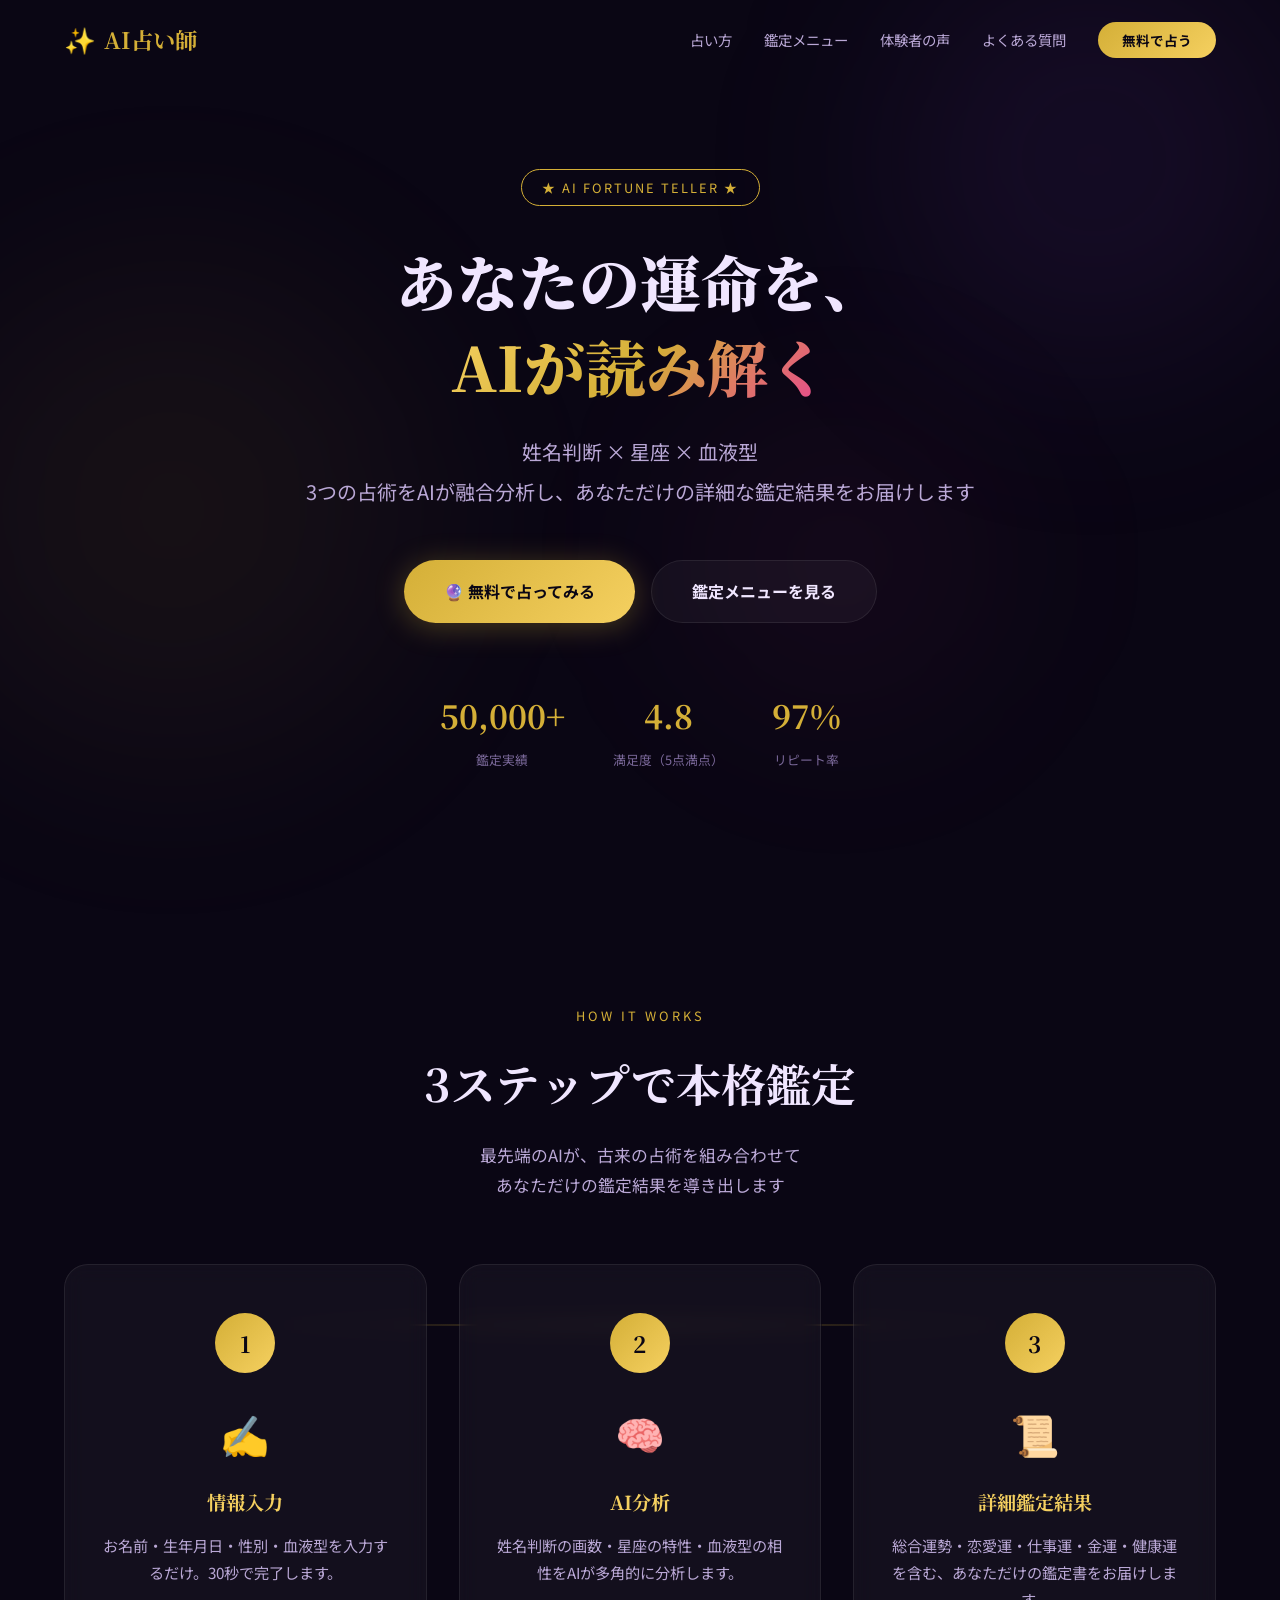
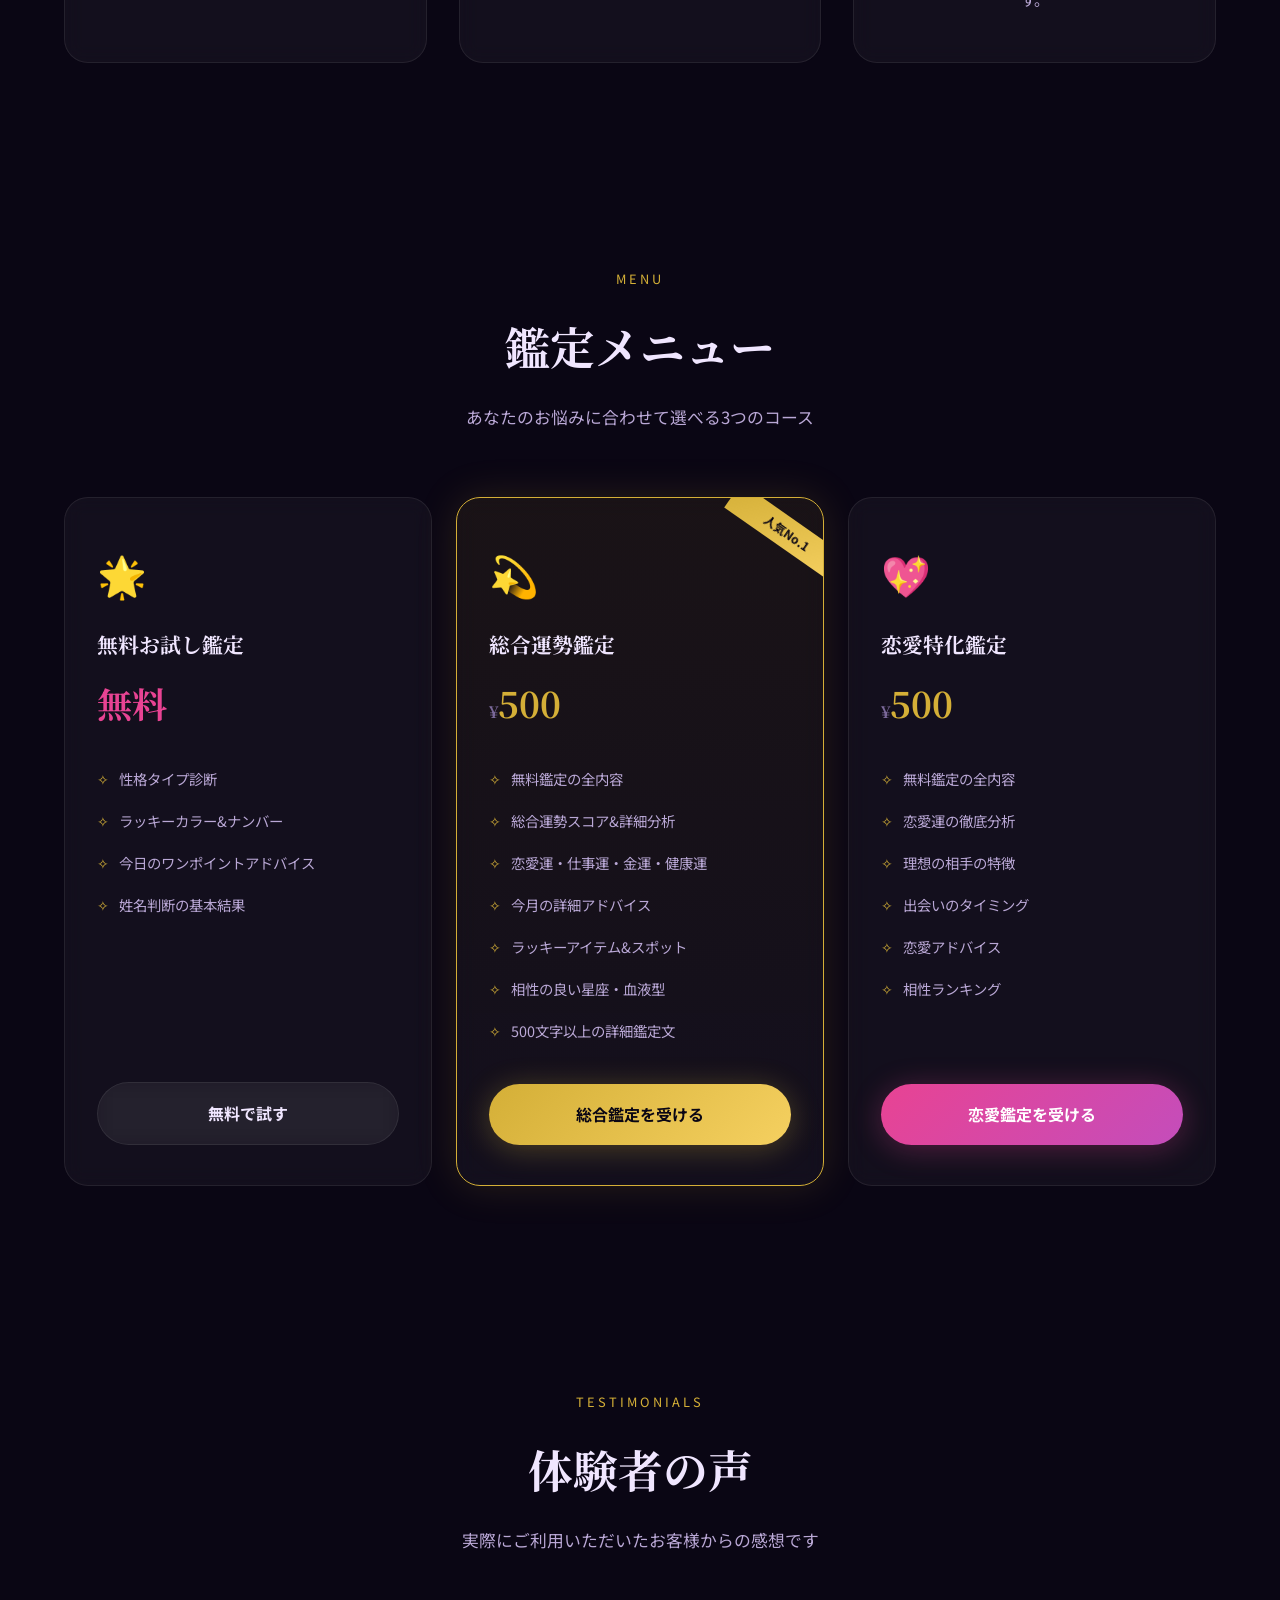
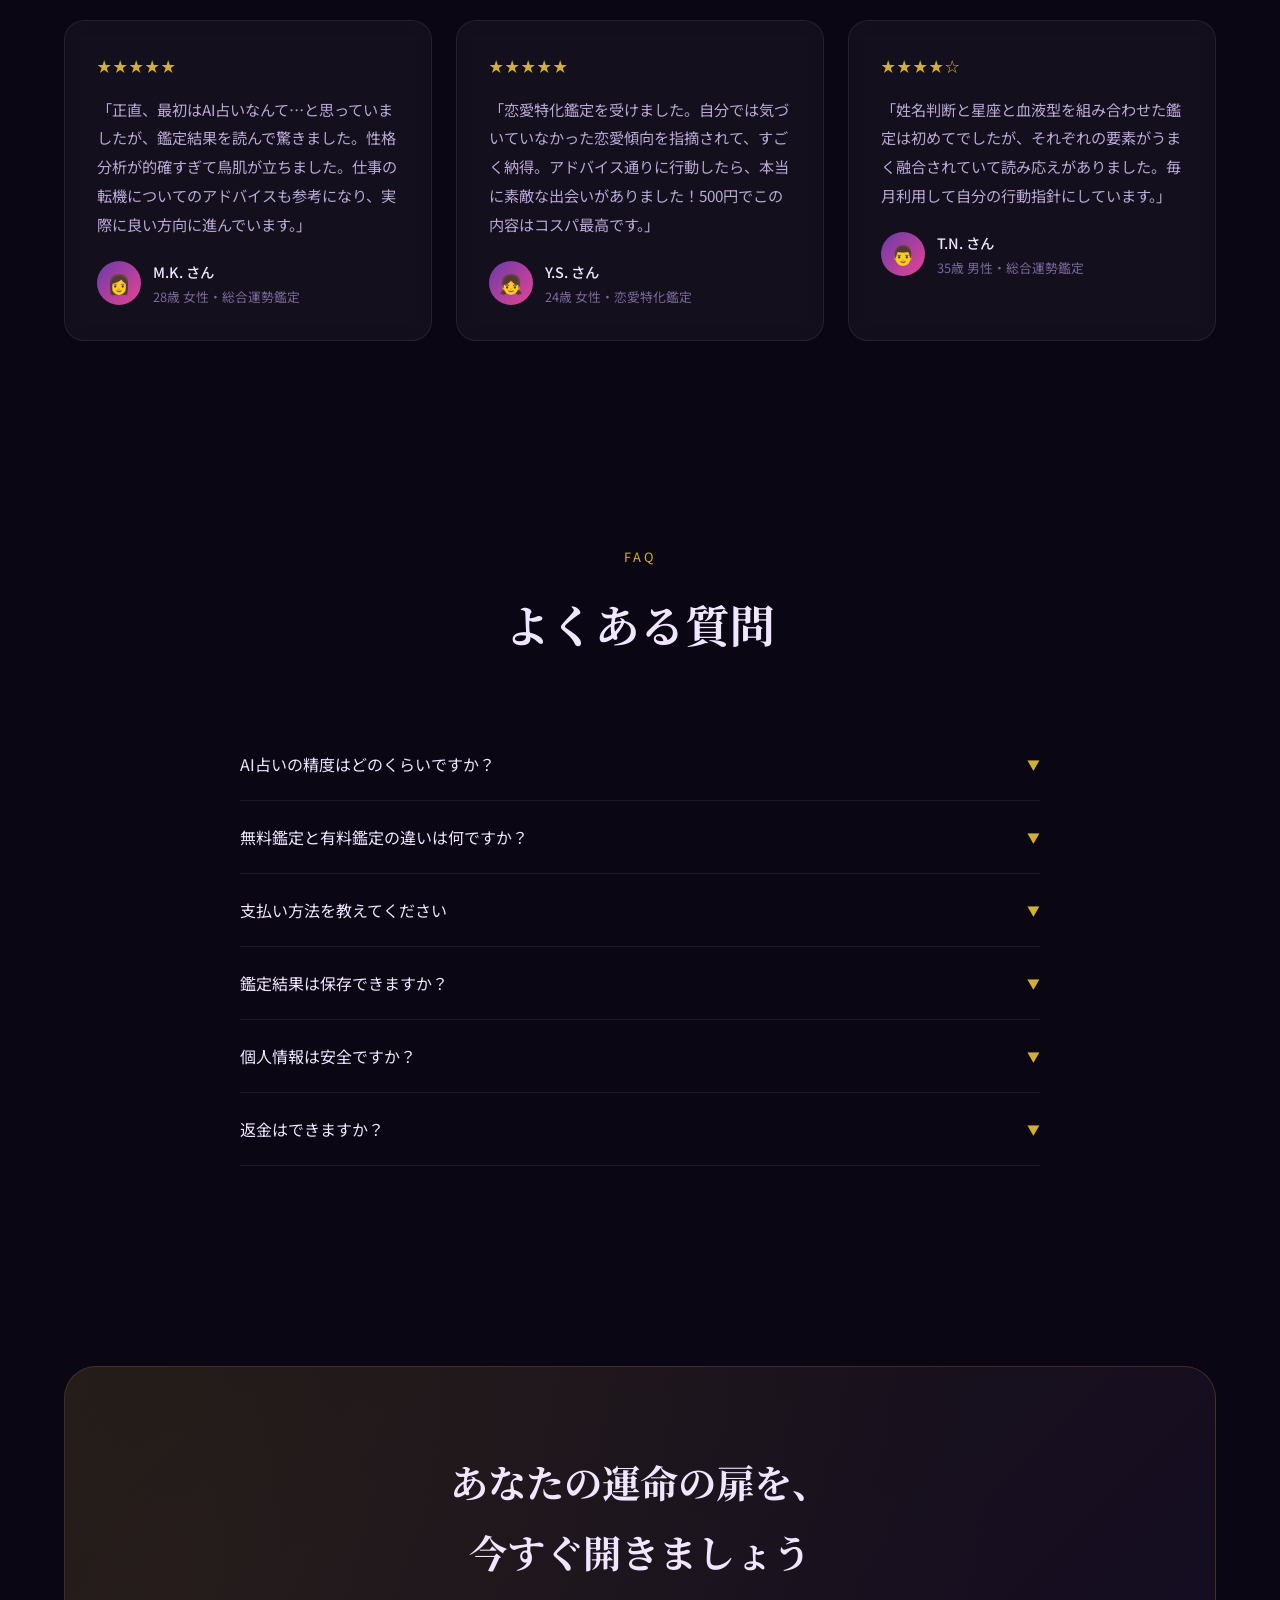
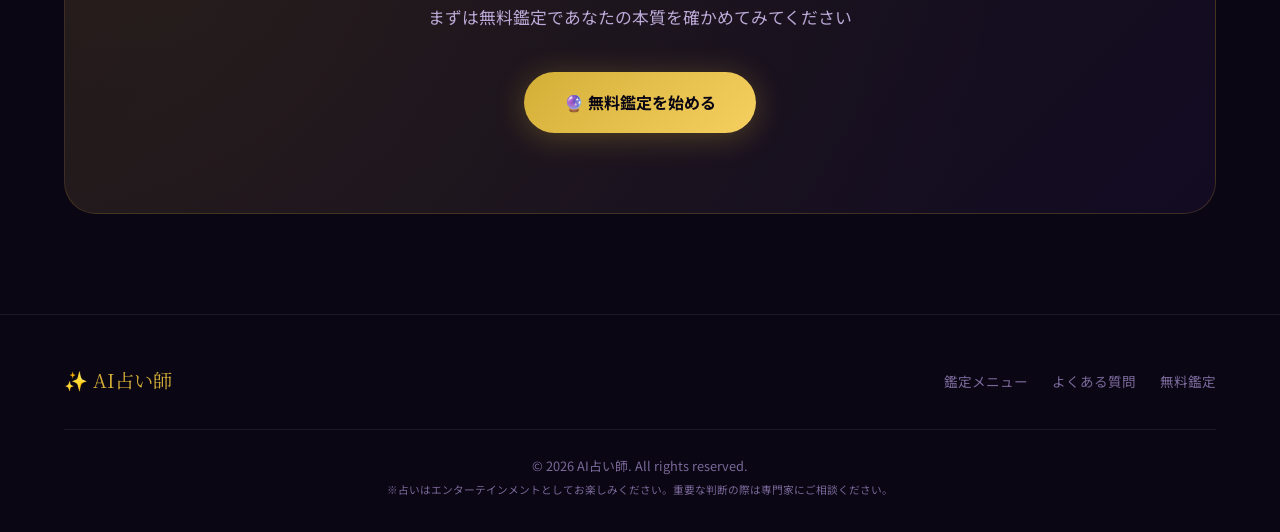
<file: index.html>
<!DOCTYPE html>
<html lang="ja">
<head>
<script async src="https://www.googletagmanager.com/gtag/js?id=G-63VB4HT3T2"></script>
<script>window.dataLayer=window.dataLayer||[];function gtag(){dataLayer.push(arguments)}gtag('js',new Date());gtag('config','G-63VB4HT3T2',{page_area:'ai-uranai'});</script>
  <meta charset="UTF-8">
  <meta name="viewport" content="width=device-width, initial-scale=1.0">
  <title>AI占い師｜姓名判断×星座×血液型の総合鑑定</title>
  <meta name="description" content="AI占い師があなたの姓名判断・星座・血液型を総合分析。無料お試し鑑定から本格的な総合運勢鑑定まで。今日の運勢、相性占い、恋愛運もわかる。">
  <meta name="keywords" content="占い 無料, 姓名判断 無料, 今日の運勢, 相性占い, AI占い, 血液型占い, 星座占い, 恋愛占い, 運勢, タロット">
  <meta property="og:title" content="AI占い師｜姓名判断×星座×血液型の総合鑑定">
  <meta property="og:description" content="AIがあなたの運命を読み解く。姓名判断×星座×血液型の総合鑑定で、恋愛・仕事・金運・健康運を詳しく占います。">
  <meta property="og:type" content="website">
  <meta property="og:url" content="https://richend0913.github.io/ai-uranai/">
  <meta name="twitter:card" content="summary_large_image">
  <link rel="canonical" href="https://richend0913.github.io/ai-uranai/">

  <!-- JSON-LD -->
  <script type="application/ld+json">
  {
    "@context": "https://schema.org",
    "@type": "WebApplication",
    "name": "AI占い師",
    "description": "姓名判断×星座×血液型を組み合わせたAI総合鑑定サービス",
    "url": "https://richend0913.github.io/ai-uranai/",
    "applicationCategory": "Entertainment",
    "operatingSystem": "Web",
    "offers": [
      {
        "@type": "Offer",
        "name": "無料お試し鑑定",
        "price": "0",
        "priceCurrency": "JPY"
      },
      {
        "@type": "Offer",
        "name": "総合運勢鑑定",
        "price": "500",
        "priceCurrency": "JPY"
      },
      {
        "@type": "Offer",
        "name": "恋愛特化鑑定",
        "price": "500",
        "priceCurrency": "JPY"
      }
    ]
  }
  </script>

  <link rel="stylesheet" href="css/style.css">

</head>
<body>

  <!-- Stars Background -->
  <div class="stars-container" id="stars-bg"></div>
  <div class="nebula nebula-1"></div>
  <div class="nebula nebula-2"></div>
  <div class="nebula nebula-3"></div>

  <!-- Navigation -->
  <nav class="nav" id="nav">
    <div class="container">
      <a href="index.html" class="nav-logo">
        <span class="logo-icon">&#x2728;</span>AI占い師
      </a>
      <ul class="nav-links" id="nav-links">
        <li><a href="#how-it-works">占い方</a></li>
        <li><a href="#menu">鑑定メニュー</a></li>
        <li><a href="#testimonials">体験者の声</a></li>
        <li><a href="#faq">よくある質問</a></li>
        <li><a href="reading.html" class="nav-cta">無料で占う</a></li>
      </ul>
      <button class="mobile-menu-btn" id="mobile-menu-btn" aria-label="メニュー">&#9776;</button>
    </div>
  </nav>

  <!-- Hero Section -->
  <section class="hero">
    <div class="hero-content">
      <div class="hero-badge">&#9733; AI FORTUNE TELLER &#9733;</div>
      <h1>
        あなたの運命を、<br>
        <span class="gradient-text">AIが読み解く</span>
      </h1>
      <p class="hero-subtitle">
        姓名判断 × 星座 × 血液型<br>
        3つの占術をAIが融合分析し、あなただけの詳細な鑑定結果をお届けします
      </p>
      <div class="hero-buttons">
        <a href="reading.html" class="btn btn-primary pulse">
          &#128302; 無料で占ってみる
        </a>
        <a href="#menu" class="btn btn-secondary">
          鑑定メニューを見る
        </a>
      </div>
      <div class="hero-stats">
        <div class="hero-stat">
          <div class="hero-stat-number">50,000+</div>
          <div class="hero-stat-label">鑑定実績</div>
        </div>
        <div class="hero-stat">
          <div class="hero-stat-number">4.8</div>
          <div class="hero-stat-label">満足度（5点満点）</div>
        </div>
        <div class="hero-stat">
          <div class="hero-stat-number">97%</div>
          <div class="hero-stat-label">リピート率</div>
        </div>
      </div>
    </div>
  </section>

  <!-- How It Works -->
  <section id="how-it-works">
    <div class="container">
      <div class="section-header reveal">
        <div class="section-label">HOW IT WORKS</div>
        <h2 class="section-title">3ステップで本格鑑定</h2>
        <p class="section-subtitle">最先端のAIが、古来の占術を組み合わせて<br>あなただけの鑑定結果を導き出します</p>
      </div>
      <div class="steps-grid">
        <div class="step-card reveal">
          <div class="step-number">1</div>
          <div class="step-icon">&#9997;&#65039;</div>
          <h3>情報入力</h3>
          <p>お名前・生年月日・性別・血液型を入力するだけ。30秒で完了します。</p>
        </div>
        <div class="step-card reveal">
          <div class="step-number">2</div>
          <div class="step-icon">&#129504;</div>
          <h3>AI分析</h3>
          <p>姓名判断の画数・星座の特性・血液型の相性をAIが多角的に分析します。</p>
        </div>
        <div class="step-card reveal">
          <div class="step-number">3</div>
          <div class="step-icon">&#128220;</div>
          <h3>詳細鑑定結果</h3>
          <p>総合運勢・恋愛運・仕事運・金運・健康運を含む、あなただけの鑑定書をお届けします。</p>
        </div>
      </div>
    </div>
  </section>

  <!-- Menu / Pricing -->
  <section id="menu">
    <div class="container">
      <div class="section-header reveal">
        <div class="section-label">MENU</div>
        <h2 class="section-title">鑑定メニュー</h2>
        <p class="section-subtitle">あなたのお悩みに合わせて選べる3つのコース</p>
      </div>
      <div class="pricing-grid">
        <!-- Free -->
        <div class="pricing-card reveal">
          <div class="pricing-icon">&#127775;</div>
          <h3>無料お試し鑑定</h3>
          <div class="pricing-price"><span class="free">無料</span></div>
          <ul class="pricing-features">
            <li>性格タイプ診断</li>
            <li>ラッキーカラー&ナンバー</li>
            <li>今日のワンポイントアドバイス</li>
            <li>姓名判断の基本結果</li>
          </ul>
          <a href="reading.html" class="btn btn-secondary">無料で試す</a>
        </div>
        <!-- Featured -->
        <div class="pricing-card featured reveal">
          <div class="pricing-icon">&#128171;</div>
          <h3>総合運勢鑑定</h3>
          <div class="pricing-price"><span class="yen">&#165;</span>500</div>
          <ul class="pricing-features">
            <li>無料鑑定の全内容</li>
            <li>総合運勢スコア&詳細分析</li>
            <li>恋愛運・仕事運・金運・健康運</li>
            <li>今月の詳細アドバイス</li>
            <li>ラッキーアイテム&スポット</li>
            <li>相性の良い星座・血液型</li>
            <li>500文字以上の詳細鑑定文</li>
          </ul>
          <a href="reading.html?plan=full" class="btn btn-primary">総合鑑定を受ける</a>
        </div>
        <!-- Love -->
        <div class="pricing-card reveal">
          <div class="pricing-icon">&#128150;</div>
          <h3>恋愛特化鑑定</h3>
          <div class="pricing-price"><span class="yen">&#165;</span>500</div>
          <ul class="pricing-features">
            <li>無料鑑定の全内容</li>
            <li>恋愛運の徹底分析</li>
            <li>理想の相手の特徴</li>
            <li>出会いのタイミング</li>
            <li>恋愛アドバイス</li>
            <li>相性ランキング</li>
          </ul>
          <a href="reading.html?plan=love" class="btn btn-pink">恋愛鑑定を受ける</a>
        </div>
      </div>
    </div>
  </section>

  <!-- Testimonials -->
  <section id="testimonials">
    <div class="container">
      <div class="section-header reveal">
        <div class="section-label">TESTIMONIALS</div>
        <h2 class="section-title">体験者の声</h2>
        <p class="section-subtitle">実際にご利用いただいたお客様からの感想です</p>
      </div>
      <div class="testimonials-grid">
        <div class="testimonial-card reveal">
          <div class="testimonial-stars">&#9733;&#9733;&#9733;&#9733;&#9733;</div>
          <p class="testimonial-text">
            「正直、最初はAI占いなんて…と思っていましたが、鑑定結果を読んで驚きました。性格分析が的確すぎて鳥肌が立ちました。仕事の転機についてのアドバイスも参考になり、実際に良い方向に進んでいます。」
          </p>
          <div class="testimonial-author">
            <div class="testimonial-avatar">&#128105;</div>
            <div>
              <div class="testimonial-name">M.K. さん</div>
              <div class="testimonial-meta">28歳 女性・総合運勢鑑定</div>
            </div>
          </div>
        </div>
        <div class="testimonial-card reveal">
          <div class="testimonial-stars">&#9733;&#9733;&#9733;&#9733;&#9733;</div>
          <p class="testimonial-text">
            「恋愛特化鑑定を受けました。自分では気づいていなかった恋愛傾向を指摘されて、すごく納得。アドバイス通りに行動したら、本当に素敵な出会いがありました！500円でこの内容はコスパ最高です。」
          </p>
          <div class="testimonial-author">
            <div class="testimonial-avatar">&#128103;</div>
            <div>
              <div class="testimonial-name">Y.S. さん</div>
              <div class="testimonial-meta">24歳 女性・恋愛特化鑑定</div>
            </div>
          </div>
        </div>
        <div class="testimonial-card reveal">
          <div class="testimonial-stars">&#9733;&#9733;&#9733;&#9733;&#9734;</div>
          <p class="testimonial-text">
            「姓名判断と星座と血液型を組み合わせた鑑定は初めてでしたが、それぞれの要素がうまく融合されていて読み応えがありました。毎月利用して自分の行動指針にしています。」
          </p>
          <div class="testimonial-author">
            <div class="testimonial-avatar">&#128104;</div>
            <div>
              <div class="testimonial-name">T.N. さん</div>
              <div class="testimonial-meta">35歳 男性・総合運勢鑑定</div>
            </div>
          </div>
        </div>
      </div>
    </div>
  </section>

  <!-- FAQ -->
  <section id="faq">
    <div class="container">
      <div class="section-header reveal">
        <div class="section-label">FAQ</div>
        <h2 class="section-title">よくある質問</h2>
      </div>
      <div class="faq-list reveal">
        <div class="faq-item">
          <button class="faq-question">
            AI占いの精度はどのくらいですか？
            <span class="arrow">&#9660;</span>
          </button>
          <div class="faq-answer">
            <p>当サービスでは、姓名判断の画数理論、西洋占星術の星座特性、血液型心理学の3つの占術をAIアルゴリズムで統合分析しています。50,000件以上の鑑定実績があり、満足度は4.8/5.0と高い評価をいただいています。</p>
          </div>
        </div>
        <div class="faq-item">
          <button class="faq-question">
            無料鑑定と有料鑑定の違いは何ですか？
            <span class="arrow">&#9660;</span>
          </button>
          <div class="faq-answer">
            <p>無料お試し鑑定では、基本的な性格診断とラッキーカラー・ナンバーをご覧いただけます。有料の総合運勢鑑定では、恋愛運・仕事運・金運・健康運の詳細分析、今月のアドバイス、相性診断など、500文字以上の充実した内容をお届けします。</p>
          </div>
        </div>
        <div class="faq-item">
          <button class="faq-question">
            支払い方法を教えてください
            <span class="arrow">&#9660;</span>
          </button>
          <div class="faq-answer">
            <p>お支払いはStripeを通じたクレジットカード決済（Visa, Mastercard, JCB, AMEX）に対応しています。決済情報は暗号化され安全に処理されます。</p>
          </div>
        </div>
        <div class="faq-item">
          <button class="faq-question">
            鑑定結果は保存できますか？
            <span class="arrow">&#9660;</span>
          </button>
          <div class="faq-answer">
            <p>はい。鑑定結果はブラウザ上でいつでも再表示が可能です。また、ページを印刷したりスクリーンショットを撮って保存することもできます。同じ情報を入力すれば、同じ鑑定結果が得られます。</p>
          </div>
        </div>
        <div class="faq-item">
          <button class="faq-question">
            個人情報は安全ですか？
            <span class="arrow">&#9660;</span>
          </button>
          <div class="faq-answer">
            <p>入力いただいた情報（お名前・生年月日等）はサーバーに保存されません。すべての鑑定処理はお客様のブラウザ上で完結するため、個人情報の漏洩リスクはありません。安心してご利用ください。</p>
          </div>
        </div>
        <div class="faq-item">
          <button class="faq-question">
            返金はできますか？
            <span class="arrow">&#9660;</span>
          </button>
          <div class="faq-answer">
            <p>デジタルコンテンツの性質上、鑑定結果表示後の返金には対応しておりません。まずは無料お試し鑑定をご利用いただき、サービスの品質をお確かめの上、有料鑑定をご検討ください。</p>
          </div>
        </div>
      </div>
    </div>
  </section>

  <!-- CTA -->
  <section class="cta-section">
    <div class="container">
      <div class="cta-box reveal">
        <h2>あなたの運命の扉を、<br>今すぐ開きましょう</h2>
        <p>まずは無料鑑定であなたの本質を確かめてみてください</p>
        <a href="reading.html" class="btn btn-primary pulse">
          &#128302; 無料鑑定を始める
        </a>
      </div>
    </div>
  </section>


  <!-- Footer -->
  <footer class="footer">
    <div class="container">
      <div class="footer-content">
        <div class="footer-logo">&#x2728; AI占い師</div>
        <ul class="footer-links">
          <li><a href="#menu">鑑定メニュー</a></li>
          <li><a href="#faq">よくある質問</a></li>
          <li><a href="reading.html">無料鑑定</a></li>
        </ul>
      </div>
      <p class="footer-copy">
        &copy; 2026 AI占い師. All rights reserved.<br>
        <small>※占いはエンターテインメントとしてお楽しみください。重要な判断の際は専門家にご相談ください。</small>
      </p>
    </div>
  </footer>

  <script>
    // Generate stars
    const starsContainer = document.getElementById('stars-bg');
    for (let i = 0; i < 120; i++) {
      const star = document.createElement('div');
      star.className = 'star' + (Math.random() > 0.85 ? ' large' : '');
      star.style.left = Math.random() * 100 + '%';
      star.style.top = Math.random() * 100 + '%';
      star.style.setProperty('--duration', (2 + Math.random() * 4) + 's');
      star.style.setProperty('--delay', (Math.random() * 5) + 's');
      starsContainer.appendChild(star);
    }
    // Shooting stars
    for (let i = 0; i < 3; i++) {
      const ss = document.createElement('div');
      ss.className = 'shooting-star';
      ss.style.top = (Math.random() * 40) + '%';
      ss.style.left = (Math.random() * 50) + '%';
      starsContainer.appendChild(ss);
    }
    // Sparkles
    for (let i = 0; i < 20; i++) {
      const sp = document.createElement('div');
      sp.className = 'sparkle';
      sp.style.left = Math.random() * 100 + '%';
      sp.style.top = Math.random() * 100 + '%';
      sp.style.setProperty('--float-duration', (6 + Math.random() * 8) + 's');
      sp.style.setProperty('--float-delay', (Math.random() * 10) + 's');
      starsContainer.appendChild(sp);
    }

    // Navbar scroll effect
    window.addEventListener('scroll', () => {
      document.getElementById('nav').classList.toggle('scrolled', window.scrollY > 50);
    });

    // Mobile menu
    document.getElementById('mobile-menu-btn').addEventListener('click', () => {
      document.getElementById('nav-links').classList.toggle('mobile-open');
    });

    // Reveal on scroll
    const observer = new IntersectionObserver((entries) => {
      entries.forEach(e => { if (e.isIntersecting) e.target.classList.add('visible'); });
    }, { threshold: 0.1, rootMargin: '0px 0px -50px 0px' });
    document.querySelectorAll('.reveal').forEach(el => observer.observe(el));

    // FAQ toggle
    document.querySelectorAll('.faq-question').forEach(btn => {
      btn.addEventListener('click', () => {
        const item = btn.parentElement;
        document.querySelectorAll('.faq-item').forEach(i => { if (i !== item) i.classList.remove('open'); });
        item.classList.toggle('open');
      });
    });
  </script>
</body>
</html>
</file>
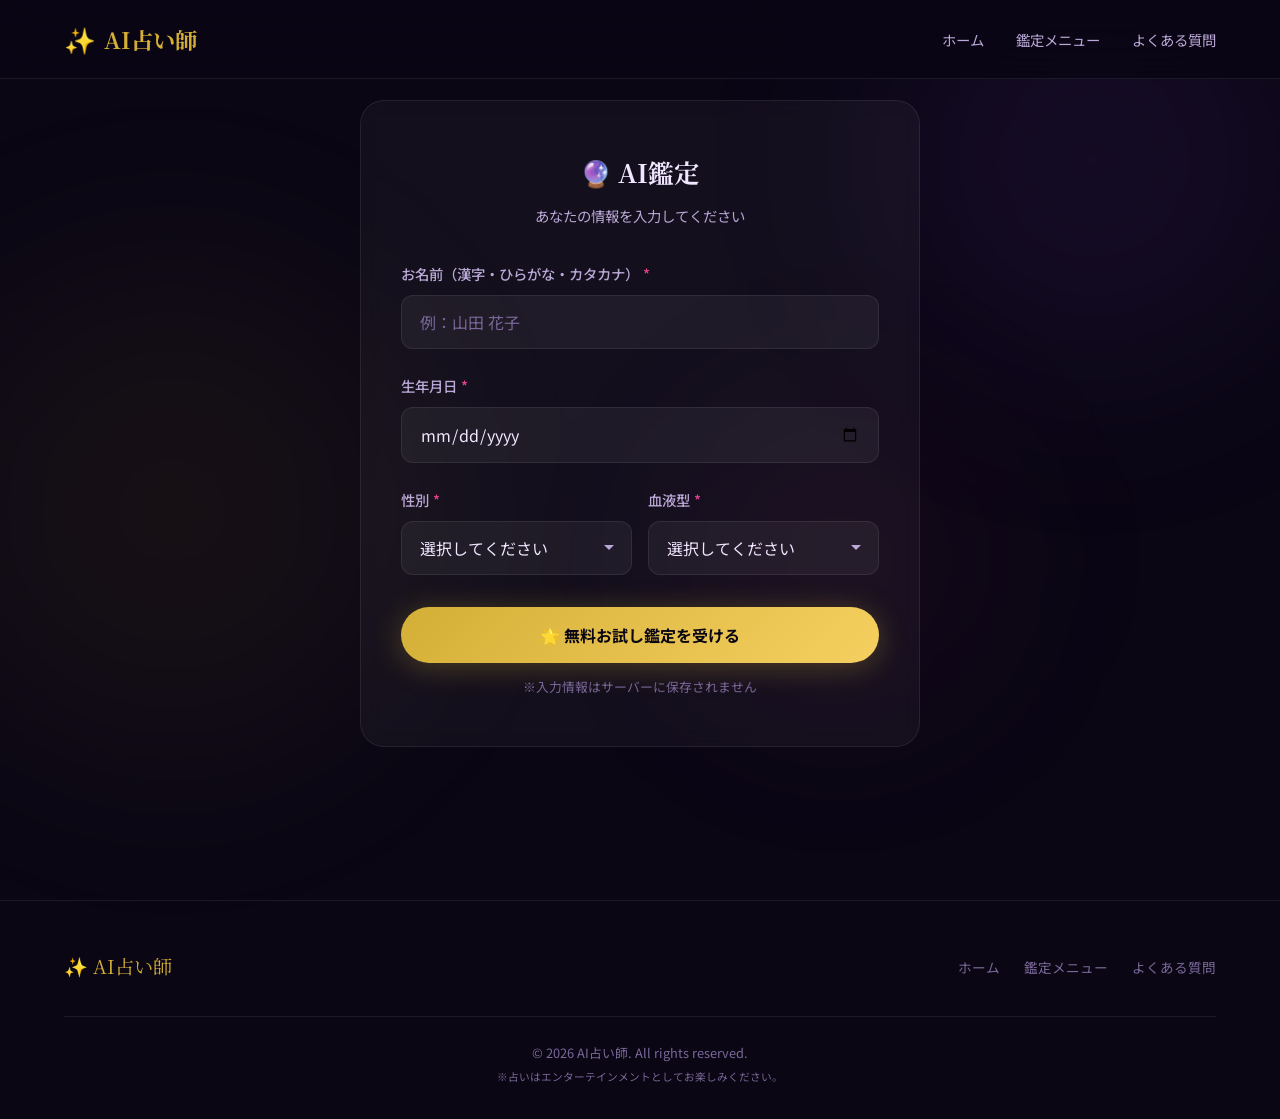
<file: reading.html>
<!DOCTYPE html>
<html lang="ja">
<head>
<script async src="https://www.googletagmanager.com/gtag/js?id=G-63VB4HT3T2"></script>
<script>window.dataLayer=window.dataLayer||[];function gtag(){dataLayer.push(arguments)}gtag('js',new Date());gtag('config','G-63VB4HT3T2',{page_area:'ai-uranai'});</script>
  <meta charset="UTF-8">
  <meta name="viewport" content="width=device-width, initial-scale=1.0">
  <title>AI鑑定｜AI占い師 - 姓名判断×星座×血液型</title>
  <meta name="description" content="お名前と生年月日を入力するだけ。AIが姓名判断・星座・血液型を総合分析し、あなただけの鑑定結果をお届けします。無料お試し鑑定あり。">
  <meta name="keywords" content="占い 無料, 姓名判断 無料, 今日の運勢, 相性占い, AI占い, 血液型占い, 星座占い">
  <link rel="canonical" href="https://richend0913.github.io/ai-uranai/reading.html">
  <link rel="stylesheet" href="css/style.css">

</head>
<body>

  <!-- Stars Background -->
  <div class="stars-container" id="stars-bg"></div>
  <div class="nebula nebula-1"></div>
  <div class="nebula nebula-2"></div>
  <div class="nebula nebula-3"></div>

  <!-- Navigation -->
  <nav class="nav scrolled">
    <div class="container">
      <a href="index.html" class="nav-logo">
        <span class="logo-icon">&#x2728;</span>AI占い師
      </a>
      <ul class="nav-links" id="nav-links">
        <li><a href="index.html">ホーム</a></li>
        <li><a href="index.html#menu">鑑定メニュー</a></li>
        <li><a href="index.html#faq">よくある質問</a></li>
      </ul>
      <button class="mobile-menu-btn" id="mobile-menu-btn" aria-label="メニュー">&#9776;</button>
    </div>
  </nav>

  <!-- Reading Page -->
  <div class="reading-page">
    <div class="container">

      <!-- Input Form -->
      <div class="form-container" id="fortune-form-container">
        <h2>&#128302; AI鑑定</h2>
        <p class="form-subtitle">あなたの情報を入力してください</p>

        <form id="fortune-form">
          <div class="form-group">
            <label>お名前（漢字・ひらがな・カタカナ）<span class="required">*</span></label>
            <input type="text" class="form-control" id="input-name" placeholder="例：山田 花子" required>
          </div>

          <div class="form-group">
            <label>生年月日<span class="required">*</span></label>
            <input type="date" class="form-control" id="input-birthday" required>
          </div>

          <div class="form-row">
            <div class="form-group">
              <label>性別<span class="required">*</span></label>
              <select class="form-control" id="input-gender" required>
                <option value="">選択してください</option>
                <option value="male">男性</option>
                <option value="female">女性</option>
                <option value="other">その他</option>
              </select>
            </div>
            <div class="form-group">
              <label>血液型<span class="required">*</span></label>
              <select class="form-control" id="input-blood" required>
                <option value="">選択してください</option>
                <option value="A">A型</option>
                <option value="B">B型</option>
                <option value="O">O型</option>
                <option value="AB">AB型</option>
              </select>
            </div>
          </div>

          <button type="submit" class="btn btn-primary" style="width:100%; justify-content:center; margin-top:8px;">
            &#127775; 無料お試し鑑定を受ける
          </button>
          <p style="text-align:center; color:var(--text-muted); font-size:0.8rem; margin-top:12px;">
            ※入力情報はサーバーに保存されません
          </p>
        </form>
      </div>

      <!-- Loading Spinner -->
      <div class="spinner" id="loading-spinner"></div>

      <!-- Basic Result (Free) -->
      <div class="results-section" id="basic-result">
        <div class="result-card">
          <div class="result-header">
            <div class="result-zodiac" id="res-zodiac-icon"></div>
            <h2 id="res-title"></h2>
            <p class="user-info" id="res-user-info"></p>
          </div>

          <div class="result-block">
            <h3>&#128171; 姓名判断</h3>
            <p id="res-name-fortune"></p>
          </div>

          <div class="result-block">
            <h3>&#127775; 性格診断</h3>
            <p id="res-personality"></p>
          </div>

          <div class="result-block">
            <h3>&#129504; 血液型の特徴</h3>
            <p id="res-blood-traits"></p>
          </div>

          <div class="result-block">
            <h3>&#127808; 今日のアドバイス</h3>
            <p id="res-today-advice"></p>
          </div>

          <div class="lucky-items">
            <div class="lucky-item">
              <div class="lucky-label">ラッキーナンバー</div>
              <div class="lucky-value" id="res-lucky-number"></div>
            </div>
            <div class="lucky-item">
              <div class="lucky-label">ラッキーカラー</div>
              <div class="lucky-value" id="res-lucky-color"></div>
            </div>
            <div class="lucky-item">
              <div class="lucky-label">星座</div>
              <div class="lucky-value" id="res-zodiac-name"></div>
            </div>
            <div class="lucky-item">
              <div class="lucky-label">運勢</div>
              <div class="lucky-value" id="res-luck-level"></div>
            </div>
          </div>
        </div>

        <div class="ornament">&#10045; &#10045; &#10045;</div>

        <!-- A8 affiliate CTA (shindan aff-card pattern). Links are the shared sister-site
             a8mat素材 （ココナラ占い／電話占いウィル）. When the owner issues ai-uranai
             site-specific links in the A8 admin, replace the two hrefs below. -->
        <div class="aff">
          <div class="aff-head">&#128302; AI鑑定の先は、プロの占い師に直接相談</div>
          <div class="aff-sub">あなたの鑑定結果をもとに、いまの悩みや人生の転機を占い師がさらに深く読み解きます。</div>
          <a class="aff-card" href="https://px.a8.net/svt/ejp?a8mat=4B1O1N+1JDFWA+2PEO+C510X" target="_blank" rel="nofollow sponsored noopener">
            <span class="aff-ic">&#127793;</span>
            <span class="aff-body"><b>ココナラ占い</b><small>500円から気軽に相談できる占いマーケット</small></span>
            <span class="aff-badge">初回割引</span>
          </a>
          <div class="aff-note">※広告（PR）／ 鑑定は各サービスの提供です</div>
        </div>

        <!-- Premium Blurred Section -->
        <div class="premium-section" id="premium-section">
          <div class="premium-overlay" id="premium-overlay">
            <h3>&#128274; 詳細鑑定結果</h3>
            <div class="price-tag">&#165;500</div>
            <p>総合運勢・恋愛運・仕事運・金運・健康運の詳細分析、<br>ラッキーアイテム、相性診断など、充実の鑑定内容をお届けします</p>
            <p class="price-note">※クレジットカード決済（Stripe）</p>
            <button class="btn btn-primary" id="btn-unlock" onclick="unlockPremium()">
              &#128275; 詳細鑑定を見る（&#165;500）
            </button>
            <button class="btn btn-secondary mt-2" onclick="unlockPremium()" style="font-size:0.85rem;">
              &#127873; デモ：無料で全文を見る
            </button>
          </div>

          <div class="premium-content" id="premium-content">
            <div class="result-card">
              <div class="result-header">
                <h2>&#128220; 詳細鑑定結果</h2>
                <p class="user-info" id="res-premium-title"></p>
              </div>

              <!-- Personality Deep Dive -->
              <div class="result-block">
                <h3>&#128142; あなたの本質</h3>
                <div class="reading-text" id="res-ext-personality"></div>
              </div>

              <!-- General Fortune -->
              <div class="result-block">
                <h3>&#127776; 総合運勢</h3>
                <div class="score-meter">
                  <div class="score-bar"><div class="score-fill" id="score-general" style="width:0%"></div></div>
                  <div class="score-value" id="score-general-val"></div>
                </div>
                <div class="reading-text" id="res-general"></div>
              </div>

              <!-- Love Fortune -->
              <div class="result-block">
                <h3>&#128150; 恋愛運</h3>
                <div class="score-meter">
                  <div class="score-bar"><div class="score-fill" id="score-love" style="width:0%"></div></div>
                  <div class="score-value" id="score-love-val"></div>
                </div>
                <div class="reading-text" id="res-love"></div>
              </div>

              <!-- Work Fortune -->
              <div class="result-block">
                <h3>&#128188; 仕事運</h3>
                <div class="score-meter">
                  <div class="score-bar"><div class="score-fill" id="score-work" style="width:0%"></div></div>
                  <div class="score-value" id="score-work-val"></div>
                </div>
                <div class="reading-text" id="res-work"></div>
              </div>

              <!-- Money Fortune -->
              <div class="result-block">
                <h3>&#128176; 金運</h3>
                <div class="score-meter">
                  <div class="score-bar"><div class="score-fill" id="score-money" style="width:0%"></div></div>
                  <div class="score-value" id="score-money-val"></div>
                </div>
                <div class="reading-text" id="res-money"></div>
              </div>

              <!-- Health Fortune -->
              <div class="result-block">
                <h3>&#127808; 健康運</h3>
                <div class="score-meter">
                  <div class="score-bar"><div class="score-fill" id="score-health" style="width:0%"></div></div>
                  <div class="score-value" id="score-health-val"></div>
                </div>
                <div class="reading-text" id="res-health"></div>
              </div>

              <!-- Monthly Advice -->
              <div class="result-block">
                <h3>&#128338; 今月のアドバイス</h3>
                <div class="reading-text" id="res-monthly-advice"></div>
              </div>

              <!-- Lucky Items -->
              <div class="result-block">
                <h3>&#127808; ラッキーアイテム</h3>
                <div class="lucky-items" id="res-lucky-items-detail"></div>
              </div>

              <!-- Compatibility -->
              <div class="result-block">
                <h3>&#128149; 相性の良い星座・血液型</h3>
                <div class="reading-text" id="res-compatibility"></div>
              </div>

              <div class="ornament">&#10045; &#10045; &#10045;</div>

              <div style="text-align:center; margin-top:32px;">
                <p style="color:var(--text-muted); font-size:0.85rem; margin-bottom:16px;">鑑定結果はいかがでしたか？</p>
                <a href="reading.html" class="btn btn-secondary">もう一度占う</a>
              </div>
            </div>
          </div>
        </div>

      </div>

    </div>
  </div>

  <!-- Footer -->
  <footer class="footer">
    <div class="container">
      <div class="footer-content">
        <div class="footer-logo">&#x2728; AI占い師</div>
        <ul class="footer-links">
          <li><a href="index.html">ホーム</a></li>
          <li><a href="index.html#menu">鑑定メニュー</a></li>
          <li><a href="index.html#faq">よくある質問</a></li>
        </ul>
      </div>
      <p class="footer-copy">
        &copy; 2026 AI占い師. All rights reserved.<br>
        <small>※占いはエンターテインメントとしてお楽しみください。</small>
      </p>
    </div>
  </footer>

  <script src="js/fortune.js"></script>
  <script>
    // Generate stars
    const starsContainer = document.getElementById('stars-bg');
    for (let i = 0; i < 80; i++) {
      const star = document.createElement('div');
      star.className = 'star' + (Math.random() > 0.85 ? ' large' : '');
      star.style.left = Math.random() * 100 + '%';
      star.style.top = Math.random() * 100 + '%';
      star.style.setProperty('--duration', (2 + Math.random() * 4) + 's');
      star.style.setProperty('--delay', (Math.random() * 5) + 's');
      starsContainer.appendChild(star);
    }
    for (let i = 0; i < 15; i++) {
      const sp = document.createElement('div');
      sp.className = 'sparkle';
      sp.style.left = Math.random() * 100 + '%';
      sp.style.top = Math.random() * 100 + '%';
      sp.style.setProperty('--float-duration', (6 + Math.random() * 8) + 's');
      sp.style.setProperty('--float-delay', (Math.random() * 10) + 's');
      starsContainer.appendChild(sp);
    }

    // Mobile menu
    document.getElementById('mobile-menu-btn').addEventListener('click', () => {
      document.getElementById('nav-links').classList.toggle('mobile-open');
    });

    // Store reading data globally
    let currentBasicReading = null;
    let currentDetailedReading = null;

    // Form submission
    document.getElementById('fortune-form').addEventListener('submit', function(e) {
      e.preventDefault();

      const name = document.getElementById('input-name').value.trim().replace(/\s/g, '');
      const birthday = document.getElementById('input-birthday').value;
      const gender = document.getElementById('input-gender').value;
      const blood = document.getElementById('input-blood').value;

      if (!name || !birthday || !gender || !blood) {
        alert('すべての項目を入力してください');
        return;
      }

      const [year, month, day] = birthday.split('-').map(Number);

      // Show loading
      const spinner = document.getElementById('loading-spinner');
      spinner.classList.add('active');
      document.getElementById('fortune-form-container').style.opacity = '0.5';
      document.getElementById('fortune-form-container').style.pointerEvents = 'none';

      // Simulate AI processing delay
      setTimeout(() => {
        spinner.classList.remove('active');

        // Generate readings
        currentBasicReading = FortuneEngine.generateBasicReading(name, year, month, day, gender, blood);
        currentDetailedReading = FortuneEngine.generateDetailedReading(name, year, month, day, gender, blood);

        // Populate basic results
        displayBasicResult(currentBasicReading);

        // Pre-populate premium results (blurred)
        displayDetailedResult(currentDetailedReading, currentBasicReading);

        // Show results
        document.getElementById('basic-result').classList.add('active');
        document.getElementById('fortune-form-container').style.display = 'none';

        // Scroll to results
        document.getElementById('basic-result').scrollIntoView({ behavior: 'smooth', block: 'start' });
      }, 2000);
    });

    function displayBasicResult(r) {
      document.getElementById('res-zodiac-icon').textContent = r.zodiac.symbol;
      document.getElementById('res-title').textContent = r.name + 'さんの鑑定結果';
      document.getElementById('res-user-info').textContent =
        r.zodiac.name + ' / ' + r.blood + '型 / ' + r.year + '年' + r.month + '月' + r.day + '日生まれ';

      document.getElementById('res-name-fortune').innerHTML =
        'お名前の総画数は<strong>' + r.strokes + '画</strong>です。' +
        '判定結果は<strong class="text-gold">「' + r.nameFortune.luck + '」</strong>。<br>' +
        r.nameFortune.desc;

      document.getElementById('res-personality').innerHTML =
        r.personality + '<br><br>' +
        r.bloodInfo.personality + 'であるあなたは、' +
        r.zodiac.name + 'の「' + r.zodiac.element + '」のエレメントの影響を受け、' +
        '独自の魅力を持っています。';

      document.getElementById('res-blood-traits').innerHTML =
        '<strong>' + r.blood + '型の基本性格：</strong>' + r.bloodInfo.personality + '<br><br>' +
        '<strong>強み：</strong>' + r.bloodInfo.strengths.join('、') + '<br>' +
        '<strong>注意点：</strong>' + r.bloodInfo.weaknesses.join('、');

      document.getElementById('res-today-advice').textContent = r.todayAdvice;
      document.getElementById('res-lucky-number').textContent = r.luckyNumber;
      document.getElementById('res-lucky-color').textContent = r.luckyColor;
      document.getElementById('res-zodiac-name').textContent = r.zodiac.symbol + ' ' + r.zodiac.name;
      document.getElementById('res-luck-level').textContent = r.nameFortune.luck;
    }

    function displayDetailedResult(d, basic) {
      document.getElementById('res-premium-title').textContent =
        basic.name + 'さん（' + basic.zodiac.name + ' / ' + basic.blood + '型）の詳細鑑定';

      // Extended personality
      document.getElementById('res-ext-personality').innerHTML =
        d.extPersonality.split('\n\n').map(p => '<p>' + p + '</p>').join('');

      // Scores and readings
      const sections = [
        { key: 'general', text: d.general },
        { key: 'love', text: d.love },
        { key: 'work', text: d.work },
        { key: 'money', text: d.money },
        { key: 'health', text: d.health },
      ];

      sections.forEach(s => {
        document.getElementById('score-' + s.key + '-val').textContent = d.scores[s.key] + '点';
        document.getElementById('res-' + s.key).innerHTML = '<p>' + s.text + '</p>';
      });

      // Monthly advice
      document.getElementById('res-monthly-advice').innerHTML = '<p>' + d.monthlyAdvice + '</p>';

      // Lucky items detail
      document.getElementById('res-lucky-items-detail').innerHTML = `
        <div class="lucky-item">
          <div class="lucky-label">ラッキーアイテム1</div>
          <div class="lucky-value">${d.luckyItems[0]}</div>
        </div>
        <div class="lucky-item">
          <div class="lucky-label">ラッキーアイテム2</div>
          <div class="lucky-value">${d.luckyItems[1]}</div>
        </div>
        <div class="lucky-item">
          <div class="lucky-label">ラッキーカラー</div>
          <div class="lucky-value">${d.luckyColor}</div>
        </div>
        <div class="lucky-item">
          <div class="lucky-label">ラッキースポット</div>
          <div class="lucky-value">${d.luckySpot}</div>
        </div>
        <div class="lucky-item">
          <div class="lucky-label">ラッキーナンバー</div>
          <div class="lucky-value">${d.luckyNumber}</div>
        </div>
        <div class="lucky-item">
          <div class="lucky-label">ラッキー曜日</div>
          <div class="lucky-value">${d.luckyDay}</div>
        </div>
      `;

      // Compatibility
      document.getElementById('res-compatibility').innerHTML = `
        <p><strong>相性の良い星座：</strong>${d.compatZodiac.join('、')}</p>
        <p>これらの星座の方とは、価値観や行動パターンが自然に調和し、互いに高め合える関係を築きやすいでしょう。特に${d.compatZodiac[0]}の方とは、深い精神的なつながりを感じることができます。</p>
        <br>
        <p><strong>相性の良い血液型：</strong>${d.compatBlood.map(b => b + '型').join('、')}</p>
        <p>${d.compatBlood[0]}型の方とは、コミュニケーションが自然で、お互いの長所を引き出し合える理想的な組み合わせです。恋愛面でも仕事面でも、良いパートナーシップを築けるでしょう。</p>
      `;
    }

    function unlockPremium() {
      // In production: redirect to Stripe payment link
      // window.location.href = '#payment';

      // Demo: unlock directly
      const overlay = document.getElementById('premium-overlay');
      const content = document.getElementById('premium-content');

      overlay.classList.add('hidden');
      content.classList.add('unlocked');

      // Animate score bars
      if (currentDetailedReading) {
        setTimeout(() => {
          const scores = currentDetailedReading.scores;
          Object.keys(scores).forEach(key => {
            document.getElementById('score-' + key).style.width = scores[key] + '%';
          });
        }, 300);
      }

      // Scroll to premium content
      document.getElementById('premium-section').scrollIntoView({ behavior: 'smooth', block: 'start' });
    }
  </script>
</body>
</html>
</file>
<file: css/style.css>
/* ============================================
   AI占い師 — Premium Mystical Theme
   ============================================ */

@import url('https://fonts.googleapis.com/css2?family=Noto+Serif+JP:wght@400;500;600;700;900&family=Noto+Sans+JP:wght@300;400;500;700&display=swap');

/* ---------- CSS Variables ---------- */
:root {
  --bg-primary: #0a0614;
  --bg-secondary: #130d24;
  --bg-card: rgba(25, 18, 50, 0.7);
  --gold: #d4af37;
  --gold-light: #f5d060;
  --gold-dark: #b8960c;
  --purple-light: #9b72cf;
  --purple-mid: #6a3baa;
  --purple-dark: #2d1b5e;
  --text-primary: #f0e6ff;
  --text-secondary: #baa8d6;
  --text-muted: #7a6899;
  --accent-pink: #e84393;
  --accent-blue: #6c5ce7;
  --glass-bg: rgba(255, 255, 255, 0.04);
  --glass-border: rgba(255, 255, 255, 0.08);
  --serif: 'Noto Serif JP', serif;
  --sans: 'Noto Sans JP', sans-serif;
  --shadow-gold: 0 0 40px rgba(212, 175, 55, 0.15);
  --shadow-purple: 0 0 60px rgba(106, 59, 170, 0.2);
}

/* ---------- Reset & Base ---------- */
*, *::before, *::after {
  margin: 0;
  padding: 0;
  box-sizing: border-box;
}

html {
  scroll-behavior: smooth;
  font-size: 16px;
}

body {
  font-family: var(--sans);
  background: var(--bg-primary);
  color: var(--text-primary);
  line-height: 1.8;
  overflow-x: hidden;
  min-height: 100vh;
}

/* ---------- Star Particles Background ---------- */
.stars-container {
  position: fixed;
  top: 0;
  left: 0;
  width: 100%;
  height: 100%;
  pointer-events: none;
  z-index: 0;
  overflow: hidden;
}

.star {
  position: absolute;
  width: 2px;
  height: 2px;
  background: #fff;
  border-radius: 50%;
  animation: twinkle var(--duration, 3s) ease-in-out infinite;
  animation-delay: var(--delay, 0s);
  opacity: 0;
}

.star::after {
  content: '';
  position: absolute;
  top: -1px;
  left: -1px;
  width: 4px;
  height: 4px;
  background: radial-gradient(circle, rgba(255,255,255,0.8), transparent);
  border-radius: 50%;
}

.star.large {
  width: 3px;
  height: 3px;
  background: var(--gold-light);
}

.star.large::after {
  width: 8px;
  height: 8px;
  top: -2.5px;
  left: -2.5px;
  background: radial-gradient(circle, rgba(245, 208, 96, 0.6), transparent);
}

@keyframes twinkle {
  0%, 100% { opacity: 0; transform: scale(0.5); }
  50% { opacity: 1; transform: scale(1); }
}

/* Shooting star */
.shooting-star {
  position: absolute;
  width: 100px;
  height: 1px;
  background: linear-gradient(90deg, rgba(245,208,96,0.8), transparent);
  animation: shoot 6s ease-in-out infinite;
  opacity: 0;
  transform: rotate(-35deg);
}

.shooting-star:nth-child(2) {
  animation-delay: 3s;
  top: 20%;
  left: 70%;
}

.shooting-star:nth-child(3) {
  animation-delay: 5s;
  top: 60%;
  left: 40%;
  width: 60px;
}

@keyframes shoot {
  0% { opacity: 0; transform: translateX(0) translateY(0) rotate(-35deg); }
  2% { opacity: 1; }
  8% { opacity: 0; transform: translateX(300px) translateY(200px) rotate(-35deg); }
  100% { opacity: 0; }
}

/* Floating sparkle particles */
.sparkle {
  position: absolute;
  width: 4px;
  height: 4px;
  background: var(--gold-light);
  clip-path: polygon(50% 0%, 61% 35%, 98% 35%, 68% 57%, 79% 91%, 50% 70%, 21% 91%, 32% 57%, 2% 35%, 39% 35%);
  animation: floatSparkle var(--float-duration, 8s) ease-in-out infinite;
  animation-delay: var(--float-delay, 0s);
  opacity: 0;
}

@keyframes floatSparkle {
  0%, 100% { opacity: 0; transform: translateY(0) rotate(0deg) scale(0); }
  10% { opacity: 0.8; transform: scale(1); }
  50% { opacity: 1; transform: translateY(-80px) rotate(180deg) scale(1.2); }
  90% { opacity: 0.6; transform: scale(0.8); }
  100% { opacity: 0; transform: translateY(-160px) rotate(360deg) scale(0); }
}

/* Nebula glow */
.nebula {
  position: fixed;
  border-radius: 50%;
  filter: blur(80px);
  pointer-events: none;
  z-index: 0;
}

.nebula-1 {
  top: -10%;
  right: -5%;
  width: 500px;
  height: 500px;
  background: radial-gradient(circle, rgba(106, 59, 170, 0.15), transparent);
  animation: nebulaPulse 12s ease-in-out infinite;
}

.nebula-2 {
  bottom: 10%;
  left: -10%;
  width: 600px;
  height: 600px;
  background: radial-gradient(circle, rgba(212, 175, 55, 0.08), transparent);
  animation: nebulaPulse 15s ease-in-out infinite reverse;
}

.nebula-3 {
  top: 40%;
  left: 50%;
  width: 400px;
  height: 400px;
  background: radial-gradient(circle, rgba(232, 67, 147, 0.06), transparent);
  animation: nebulaPulse 10s ease-in-out infinite;
  animation-delay: 3s;
}

@keyframes nebulaPulse {
  0%, 100% { opacity: 0.5; transform: scale(1); }
  50% { opacity: 1; transform: scale(1.15); }
}

/* ---------- Container ---------- */
.container {
  max-width: 1200px;
  margin: 0 auto;
  padding: 0 24px;
  position: relative;
  z-index: 1;
}

/* ---------- Navigation ---------- */
.nav {
  position: fixed;
  top: 0;
  left: 0;
  right: 0;
  z-index: 1000;
  padding: 16px 0;
  transition: background 0.3s, backdrop-filter 0.3s;
}

.nav.scrolled {
  background: rgba(10, 6, 20, 0.9);
  backdrop-filter: blur(20px);
  border-bottom: 1px solid var(--glass-border);
}

.nav .container {
  display: flex;
  justify-content: space-between;
  align-items: center;
}

.nav-logo {
  font-family: var(--serif);
  font-size: 1.4rem;
  font-weight: 700;
  color: var(--gold);
  text-decoration: none;
  display: flex;
  align-items: center;
  gap: 8px;
}

.nav-logo .logo-icon {
  font-size: 1.6rem;
}

.nav-links {
  display: flex;
  gap: 32px;
  list-style: none;
}

.nav-links a {
  color: var(--text-secondary);
  text-decoration: none;
  font-size: 0.9rem;
  transition: color 0.3s;
}

.nav-links a:hover {
  color: var(--gold);
}

.nav-cta {
  background: linear-gradient(135deg, var(--gold), var(--gold-light));
  color: var(--bg-primary) !important;
  padding: 8px 24px;
  border-radius: 100px;
  font-weight: 700;
  font-size: 0.85rem !important;
  transition: transform 0.3s, box-shadow 0.3s !important;
}

.nav-cta:hover {
  transform: translateY(-2px);
  box-shadow: var(--shadow-gold);
}

.mobile-menu-btn {
  display: none;
  background: none;
  border: none;
  color: var(--gold);
  font-size: 1.5rem;
  cursor: pointer;
}

/* ---------- Hero Section ---------- */
.hero {
  min-height: 100vh;
  display: flex;
  align-items: center;
  justify-content: center;
  text-align: center;
  padding: 120px 24px 80px;
  position: relative;
}

.hero-content {
  max-width: 800px;
}

.hero-badge {
  display: inline-block;
  padding: 6px 20px;
  border: 1px solid var(--gold);
  border-radius: 100px;
  color: var(--gold);
  font-size: 0.8rem;
  letter-spacing: 2px;
  margin-bottom: 32px;
  animation: fadeInDown 1s ease-out;
}

.hero h1 {
  font-family: var(--serif);
  font-size: clamp(2.2rem, 5vw, 3.8rem);
  font-weight: 900;
  line-height: 1.4;
  margin-bottom: 24px;
  animation: fadeInUp 1s ease-out 0.2s both;
}

.hero h1 .gradient-text {
  background: linear-gradient(135deg, var(--gold-light), var(--gold), var(--accent-pink));
  -webkit-background-clip: text;
  -webkit-text-fill-color: transparent;
  background-clip: text;
}

.hero-subtitle {
  font-size: clamp(1rem, 2vw, 1.25rem);
  color: var(--text-secondary);
  margin-bottom: 48px;
  line-height: 2;
  animation: fadeInUp 1s ease-out 0.4s both;
}

.hero-buttons {
  display: flex;
  gap: 16px;
  justify-content: center;
  flex-wrap: wrap;
  animation: fadeInUp 1s ease-out 0.6s both;
}

.btn {
  display: inline-flex;
  align-items: center;
  gap: 8px;
  padding: 16px 40px;
  border-radius: 100px;
  font-family: var(--sans);
  font-size: 1rem;
  font-weight: 700;
  text-decoration: none;
  cursor: pointer;
  border: none;
  transition: all 0.3s;
}

.btn-primary {
  background: linear-gradient(135deg, var(--gold), var(--gold-light));
  color: var(--bg-primary);
  box-shadow: 0 4px 30px rgba(212, 175, 55, 0.3);
}

.btn-primary:hover {
  transform: translateY(-3px);
  box-shadow: 0 8px 40px rgba(212, 175, 55, 0.5);
}

.btn-secondary {
  background: var(--glass-bg);
  color: var(--text-primary);
  border: 1px solid var(--glass-border);
  backdrop-filter: blur(10px);
}

.btn-secondary:hover {
  background: rgba(255, 255, 255, 0.08);
  border-color: var(--gold);
  color: var(--gold);
}

.btn-pink {
  background: linear-gradient(135deg, var(--accent-pink), #c44dbb);
  color: #fff;
  box-shadow: 0 4px 30px rgba(232, 67, 147, 0.3);
}

.btn-pink:hover {
  transform: translateY(-3px);
  box-shadow: 0 8px 40px rgba(232, 67, 147, 0.5);
}

.hero-stats {
  display: flex;
  justify-content: center;
  gap: 48px;
  margin-top: 64px;
  animation: fadeInUp 1s ease-out 0.8s both;
}

.hero-stat {
  text-align: center;
}

.hero-stat-number {
  font-family: var(--serif);
  font-size: 2rem;
  font-weight: 700;
  color: var(--gold);
}

.hero-stat-label {
  font-size: 0.8rem;
  color: var(--text-muted);
  margin-top: 4px;
}

/* ---------- Section Common ---------- */
section {
  padding: 100px 0;
  position: relative;
  z-index: 1;
}

.section-header {
  text-align: center;
  margin-bottom: 64px;
}

.section-label {
  display: inline-block;
  color: var(--gold);
  font-size: 0.8rem;
  letter-spacing: 3px;
  text-transform: uppercase;
  margin-bottom: 16px;
}

.section-title {
  font-family: var(--serif);
  font-size: clamp(1.8rem, 3.5vw, 2.8rem);
  font-weight: 700;
  margin-bottom: 16px;
}

.section-subtitle {
  color: var(--text-secondary);
  font-size: 1.05rem;
  max-width: 600px;
  margin: 0 auto;
}

/* ---------- How It Works ---------- */
.steps-grid {
  display: grid;
  grid-template-columns: repeat(3, 1fr);
  gap: 32px;
  position: relative;
}

.steps-grid::before {
  content: '';
  position: absolute;
  top: 60px;
  left: 15%;
  right: 15%;
  height: 2px;
  background: linear-gradient(90deg, transparent, var(--gold), transparent);
  opacity: 0.3;
}

.step-card {
  text-align: center;
  padding: 48px 32px;
  background: var(--glass-bg);
  border: 1px solid var(--glass-border);
  border-radius: 24px;
  backdrop-filter: blur(10px);
  transition: transform 0.3s, border-color 0.3s;
  position: relative;
}

.step-card:hover {
  transform: translateY(-8px);
  border-color: var(--gold);
}

.step-number {
  width: 60px;
  height: 60px;
  background: linear-gradient(135deg, var(--gold), var(--gold-light));
  color: var(--bg-primary);
  border-radius: 50%;
  display: flex;
  align-items: center;
  justify-content: center;
  font-family: var(--serif);
  font-size: 1.4rem;
  font-weight: 700;
  margin: 0 auto 24px;
  position: relative;
  z-index: 1;
}

.step-icon {
  font-size: 2.5rem;
  margin-bottom: 16px;
}

.step-card h3 {
  font-family: var(--serif);
  font-size: 1.2rem;
  margin-bottom: 12px;
  color: var(--gold-light);
}

.step-card p {
  color: var(--text-secondary);
  font-size: 0.95rem;
}

/* ---------- Menu / Pricing ---------- */
.pricing-grid {
  display: grid;
  grid-template-columns: repeat(3, 1fr);
  gap: 24px;
  align-items: stretch;
}

.pricing-card {
  background: var(--glass-bg);
  border: 1px solid var(--glass-border);
  border-radius: 24px;
  padding: 40px 32px;
  backdrop-filter: blur(10px);
  transition: transform 0.3s, border-color 0.3s, box-shadow 0.3s;
  display: flex;
  flex-direction: column;
  position: relative;
  overflow: hidden;
}

.pricing-card:hover {
  transform: translateY(-8px);
}

.pricing-card.featured {
  border-color: var(--gold);
  box-shadow: var(--shadow-gold);
  background: linear-gradient(180deg, rgba(212, 175, 55, 0.08), var(--glass-bg));
}

.pricing-card.featured::before {
  content: '人気No.1';
  position: absolute;
  top: 20px;
  right: -30px;
  background: linear-gradient(135deg, var(--gold), var(--gold-light));
  color: var(--bg-primary);
  padding: 4px 40px;
  font-size: 0.75rem;
  font-weight: 700;
  transform: rotate(35deg);
}

.pricing-icon {
  font-size: 2.5rem;
  margin-bottom: 16px;
}

.pricing-card h3 {
  font-family: var(--serif);
  font-size: 1.3rem;
  margin-bottom: 8px;
}

.pricing-price {
  font-family: var(--serif);
  font-size: 2.2rem;
  font-weight: 700;
  color: var(--gold);
  margin-bottom: 24px;
}

.pricing-price .yen {
  font-size: 1rem;
  color: var(--text-muted);
}

.pricing-price .free {
  color: var(--accent-pink);
}

.pricing-features {
  list-style: none;
  margin-bottom: 32px;
  flex-grow: 1;
}

.pricing-features li {
  padding: 8px 0;
  color: var(--text-secondary);
  font-size: 0.9rem;
  display: flex;
  align-items: flex-start;
  gap: 10px;
}

.pricing-features li::before {
  content: '\2727';
  color: var(--gold);
  flex-shrink: 0;
}

.pricing-card .btn {
  width: 100%;
  justify-content: center;
}

/* ---------- Testimonials ---------- */
.testimonials-grid {
  display: grid;
  grid-template-columns: repeat(3, 1fr);
  gap: 24px;
}

.testimonial-card {
  background: var(--glass-bg);
  border: 1px solid var(--glass-border);
  border-radius: 20px;
  padding: 32px;
  backdrop-filter: blur(10px);
  transition: transform 0.3s;
}

.testimonial-card:hover {
  transform: translateY(-4px);
}

.testimonial-stars {
  color: var(--gold);
  font-size: 0.9rem;
  margin-bottom: 16px;
  letter-spacing: 2px;
}

.testimonial-text {
  font-size: 0.95rem;
  color: var(--text-secondary);
  margin-bottom: 20px;
  line-height: 1.9;
}

.testimonial-author {
  display: flex;
  align-items: center;
  gap: 12px;
}

.testimonial-avatar {
  width: 44px;
  height: 44px;
  border-radius: 50%;
  background: linear-gradient(135deg, var(--purple-mid), var(--accent-pink));
  display: flex;
  align-items: center;
  justify-content: center;
  font-size: 1.2rem;
}

.testimonial-name {
  font-weight: 500;
  font-size: 0.9rem;
}

.testimonial-meta {
  font-size: 0.8rem;
  color: var(--text-muted);
}

/* ---------- FAQ ---------- */
.faq-list {
  max-width: 800px;
  margin: 0 auto;
}

.faq-item {
  border-bottom: 1px solid var(--glass-border);
}

.faq-question {
  width: 100%;
  background: none;
  border: none;
  color: var(--text-primary);
  font-family: var(--sans);
  font-size: 1rem;
  padding: 24px 0;
  text-align: left;
  cursor: pointer;
  display: flex;
  justify-content: space-between;
  align-items: center;
  transition: color 0.3s;
}

.faq-question:hover {
  color: var(--gold);
}

.faq-question .arrow {
  font-size: 0.8rem;
  transition: transform 0.3s;
  color: var(--gold);
}

.faq-item.open .faq-question .arrow {
  transform: rotate(180deg);
}

.faq-answer {
  max-height: 0;
  overflow: hidden;
  transition: max-height 0.4s ease, padding 0.4s ease;
}

.faq-item.open .faq-answer {
  max-height: 300px;
  padding-bottom: 24px;
}

.faq-answer p {
  color: var(--text-secondary);
  font-size: 0.95rem;
  line-height: 1.9;
}

/* ---------- CTA Section ---------- */
.cta-section {
  text-align: center;
  padding: 100px 0;
}

.cta-box {
  background: linear-gradient(135deg, rgba(212, 175, 55, 0.1), rgba(106, 59, 170, 0.1));
  border: 1px solid rgba(212, 175, 55, 0.2);
  border-radius: 32px;
  padding: 80px 48px;
  position: relative;
  overflow: hidden;
}

.cta-box::before {
  content: '';
  position: absolute;
  top: -50%;
  left: -50%;
  width: 200%;
  height: 200%;
  background: radial-gradient(circle at 30% 50%, rgba(212, 175, 55, 0.05), transparent 50%);
  animation: ctaGlow 8s ease-in-out infinite;
}

@keyframes ctaGlow {
  0%, 100% { transform: rotate(0deg); }
  50% { transform: rotate(180deg); }
}

.cta-box h2 {
  font-family: var(--serif);
  font-size: clamp(1.8rem, 3vw, 2.5rem);
  margin-bottom: 16px;
  position: relative;
}

.cta-box p {
  color: var(--text-secondary);
  margin-bottom: 40px;
  font-size: 1.05rem;
  position: relative;
}

.cta-box .btn {
  position: relative;
}

/* ---------- Footer ---------- */
.footer {
  border-top: 1px solid var(--glass-border);
  padding: 48px 0 32px;
  position: relative;
  z-index: 1;
}

.footer-content {
  display: flex;
  justify-content: space-between;
  align-items: center;
  flex-wrap: wrap;
  gap: 16px;
}

.footer-logo {
  font-family: var(--serif);
  font-size: 1.2rem;
  color: var(--gold);
}

.footer-links {
  display: flex;
  gap: 24px;
  list-style: none;
}

.footer-links a {
  color: var(--text-muted);
  text-decoration: none;
  font-size: 0.85rem;
  transition: color 0.3s;
}

.footer-links a:hover {
  color: var(--gold);
}

.footer-copy {
  width: 100%;
  text-align: center;
  color: var(--text-muted);
  font-size: 0.8rem;
  margin-top: 32px;
  padding-top: 24px;
  border-top: 1px solid var(--glass-border);
}

/* ---------- Animations ---------- */
@keyframes fadeInUp {
  from { opacity: 0; transform: translateY(30px); }
  to { opacity: 1; transform: translateY(0); }
}

@keyframes fadeInDown {
  from { opacity: 0; transform: translateY(-20px); }
  to { opacity: 1; transform: translateY(0); }
}

.reveal {
  opacity: 0;
  transform: translateY(30px);
  transition: opacity 0.8s ease, transform 0.8s ease;
}

.reveal.visible {
  opacity: 1;
  transform: translateY(0);
}

/* ---------- Reading Page Styles ---------- */
.reading-page {
  padding-top: 100px;
  min-height: 100vh;
}

.form-container {
  max-width: 560px;
  margin: 0 auto;
  background: var(--glass-bg);
  border: 1px solid var(--glass-border);
  border-radius: 24px;
  padding: 48px 40px;
  backdrop-filter: blur(10px);
}

.form-container h2 {
  font-family: var(--serif);
  font-size: 1.6rem;
  text-align: center;
  margin-bottom: 8px;
}

.form-container .form-subtitle {
  text-align: center;
  color: var(--text-secondary);
  margin-bottom: 32px;
  font-size: 0.9rem;
}

.form-group {
  margin-bottom: 24px;
}

.form-group label {
  display: block;
  font-size: 0.9rem;
  font-weight: 500;
  margin-bottom: 8px;
  color: var(--text-secondary);
}

.form-group label .required {
  color: var(--accent-pink);
  margin-left: 4px;
}

.form-control {
  width: 100%;
  padding: 14px 18px;
  background: rgba(255, 255, 255, 0.05);
  border: 1px solid var(--glass-border);
  border-radius: 12px;
  color: var(--text-primary);
  font-family: var(--sans);
  font-size: 1rem;
  transition: border-color 0.3s, box-shadow 0.3s;
  outline: none;
}

.form-control:focus {
  border-color: var(--gold);
  box-shadow: 0 0 0 3px rgba(212, 175, 55, 0.15);
}

.form-control::placeholder {
  color: var(--text-muted);
}

.form-row {
  display: grid;
  grid-template-columns: 1fr 1fr;
  gap: 16px;
}

select.form-control {
  appearance: none;
  background-image: url("data:image/svg+xml,%3Csvg xmlns='http://www.w3.org/2000/svg' width='12' height='12' viewBox='0 0 12 12'%3E%3Cpath fill='%23baa8d6' d='M6 8L1 3h10z'/%3E%3C/svg%3E");
  background-repeat: no-repeat;
  background-position: right 16px center;
  cursor: pointer;
}

select.form-control option {
  background: var(--bg-secondary);
  color: var(--text-primary);
}

/* ---------- Results Section ---------- */
.results-section {
  max-width: 800px;
  margin: 48px auto 0;
  display: none;
}

.results-section.active {
  display: block;
  animation: fadeInUp 0.8s ease-out;
}

.result-card {
  background: var(--glass-bg);
  border: 1px solid var(--glass-border);
  border-radius: 24px;
  padding: 48px;
  backdrop-filter: blur(10px);
  margin-bottom: 24px;
}

.result-header {
  text-align: center;
  margin-bottom: 40px;
  padding-bottom: 32px;
  border-bottom: 1px solid var(--glass-border);
}

.result-header h2 {
  font-family: var(--serif);
  font-size: 1.8rem;
  margin-bottom: 8px;
}

.result-header .user-info {
  color: var(--text-secondary);
  font-size: 0.9rem;
}

.result-zodiac {
  font-size: 3rem;
  margin-bottom: 16px;
}

.result-block {
  margin-bottom: 32px;
}

.result-block h3 {
  font-family: var(--serif);
  font-size: 1.2rem;
  color: var(--gold-light);
  margin-bottom: 12px;
  display: flex;
  align-items: center;
  gap: 10px;
}

.result-block p {
  color: var(--text-secondary);
  line-height: 2;
  font-size: 0.95rem;
}

.lucky-items {
  display: grid;
  grid-template-columns: repeat(auto-fit, minmax(200px, 1fr));
  gap: 16px;
  margin-top: 16px;
}

.lucky-item {
  background: rgba(255, 255, 255, 0.03);
  border: 1px solid var(--glass-border);
  border-radius: 12px;
  padding: 16px;
  text-align: center;
}

.lucky-item .lucky-label {
  font-size: 0.8rem;
  color: var(--text-muted);
  margin-bottom: 4px;
}

.lucky-item .lucky-value {
  font-family: var(--serif);
  font-size: 1.1rem;
  color: var(--gold-light);
}

/* Blurred premium section */
.premium-section {
  position: relative;
}

.premium-content {
  filter: blur(8px);
  user-select: none;
  pointer-events: none;
}

.premium-content.unlocked {
  filter: none;
  user-select: auto;
  pointer-events: auto;
}

.premium-overlay {
  position: absolute;
  top: 0;
  left: 0;
  right: 0;
  bottom: 0;
  display: flex;
  flex-direction: column;
  align-items: center;
  justify-content: center;
  background: rgba(10, 6, 20, 0.5);
  border-radius: 24px;
  z-index: 10;
  backdrop-filter: blur(2px);
}

.premium-overlay.hidden {
  display: none;
}

.premium-overlay h3 {
  font-family: var(--serif);
  font-size: 1.4rem;
  margin-bottom: 12px;
}

.premium-overlay p {
  color: var(--text-secondary);
  margin-bottom: 24px;
  text-align: center;
  max-width: 400px;
}

.premium-overlay .price-tag {
  font-family: var(--serif);
  font-size: 2rem;
  color: var(--gold);
  margin-bottom: 8px;
}

.premium-overlay .price-note {
  font-size: 0.8rem;
  color: var(--text-muted);
  margin-bottom: 24px;
}

/* Score meter */
.score-meter {
  display: flex;
  align-items: center;
  gap: 12px;
  margin-bottom: 8px;
}

.score-bar {
  flex-grow: 1;
  height: 8px;
  background: rgba(255, 255, 255, 0.1);
  border-radius: 4px;
  overflow: hidden;
}

.score-fill {
  height: 100%;
  border-radius: 4px;
  transition: width 1s ease-out;
  background: linear-gradient(90deg, var(--accent-pink), var(--gold), var(--gold-light));
}

.score-value {
  font-family: var(--serif);
  font-size: 1.1rem;
  color: var(--gold);
  min-width: 50px;
  text-align: right;
}

/* Ad space */
.ad-space {
  margin: 32px 0;
  text-align: center;
  min-height: 100px;
}

/* ---------- Responsive ---------- */
@media (max-width: 768px) {
  .nav-links {
    display: none;
  }

  .mobile-menu-btn {
    display: block;
  }

  .nav-links.mobile-open {
    display: flex;
    flex-direction: column;
    position: fixed;
    top: 60px;
    left: 0;
    right: 0;
    background: rgba(10, 6, 20, 0.98);
    backdrop-filter: blur(20px);
    padding: 32px 24px;
    gap: 24px;
    border-bottom: 1px solid var(--glass-border);
  }

  .steps-grid,
  .pricing-grid,
  .testimonials-grid {
    grid-template-columns: 1fr;
    max-width: 480px;
    margin: 0 auto;
  }

  .steps-grid::before {
    display: none;
  }

  .hero-stats {
    gap: 24px;
    flex-wrap: wrap;
  }

  .form-container {
    padding: 32px 24px;
  }

  .form-row {
    grid-template-columns: 1fr;
  }

  .result-card {
    padding: 32px 24px;
  }

  .hero-buttons {
    flex-direction: column;
    align-items: center;
  }

  .btn {
    width: 100%;
    max-width: 320px;
    justify-content: center;
  }
}

@media (max-width: 480px) {
  html {
    font-size: 14px;
  }

  .hero {
    padding: 100px 16px 60px;
  }

  section {
    padding: 64px 0;
  }
}

/* ---------- Utility ---------- */
.text-gold { color: var(--gold); }
.text-pink { color: var(--accent-pink); }
.text-center { text-align: center; }
.mt-2 { margin-top: 16px; }
.mt-4 { margin-top: 32px; }
.mb-2 { margin-bottom: 16px; }
.mb-4 { margin-bottom: 32px; }

/* Divider ornament */
.ornament {
  text-align: center;
  color: var(--gold);
  font-size: 1.5rem;
  margin: 24px 0;
  opacity: 0.5;
  letter-spacing: 8px;
}

/* Pulse animation for CTA */
.pulse {
  animation: pulse 2s ease-in-out infinite;
}

@keyframes pulse {
  0%, 100% { box-shadow: 0 4px 30px rgba(212, 175, 55, 0.3); }
  50% { box-shadow: 0 4px 50px rgba(212, 175, 55, 0.6); }
}

/* Loading spinner */
.spinner {
  display: none;
  width: 40px;
  height: 40px;
  border: 3px solid var(--glass-border);
  border-top-color: var(--gold);
  border-radius: 50%;
  animation: spin 0.8s linear infinite;
  margin: 24px auto;
}

.spinner.active {
  display: block;
}

@keyframes spin {
  to { transform: rotate(360deg); }
}

/* Transition for reading reveal */
.reading-text {
  font-family: var(--serif);
  line-height: 2.2;
  font-size: 1rem;
  color: var(--text-secondary);
}

.reading-text p {
  margin-bottom: 16px;
}

/* Rating stars visual */
.rating-visual {
  display: flex;
  gap: 4px;
  margin-bottom: 8px;
}

.star-filled {
  color: var(--gold);
}

.star-empty {
  color: var(--text-muted);
}

/* A8 affiliate CTA (shindan aff-card pattern, theme-adapted) */
.aff {
  background: linear-gradient(135deg, rgba(106, 59, 170, 0.18), rgba(45, 27, 94, 0.28));
  border: 1px solid rgba(212, 175, 55, 0.35);
  border-radius: 18px;
  padding: 22px 20px;
  margin: 24px 0 8px;
  text-align: center;
}
.aff-head { font-size: 0.95rem; color: var(--gold); font-weight: 700; margin-bottom: 4px; }
.aff-sub { font-size: 0.78rem; color: var(--text-secondary); margin-bottom: 16px; }
.aff-card {
  display: flex; align-items: center; gap: 12px;
  background: rgba(240, 230, 255, 0.05);
  border: 1px solid rgba(155, 114, 207, 0.35);
  border-radius: 14px; padding: 14px 16px; margin-bottom: 10px;
  text-decoration: none; text-align: left; transition: all 0.2s;
}
.aff-card:hover { transform: translateY(-2px); border-color: var(--gold); box-shadow: 0 6px 18px rgba(212, 175, 55, 0.15); }
.aff-ic { font-size: 1.6rem; flex-shrink: 0; }
.aff-body { flex: 1; display: flex; flex-direction: column; }
.aff-body b { font-size: 0.92rem; color: var(--text-primary); }
.aff-body small { font-size: 0.74rem; color: var(--text-secondary); line-height: 1.5; }
.aff-badge {
  font-size: 0.68rem; color: var(--gold-light);
  background: rgba(212, 175, 55, 0.1); border: 1px solid rgba(212, 175, 55, 0.35);
  border-radius: 12px; padding: 3px 10px; white-space: nowrap; flex-shrink: 0;
}
.aff-note { font-size: 0.66rem; color: var(--text-muted); margin-top: 4px; }
</file>
